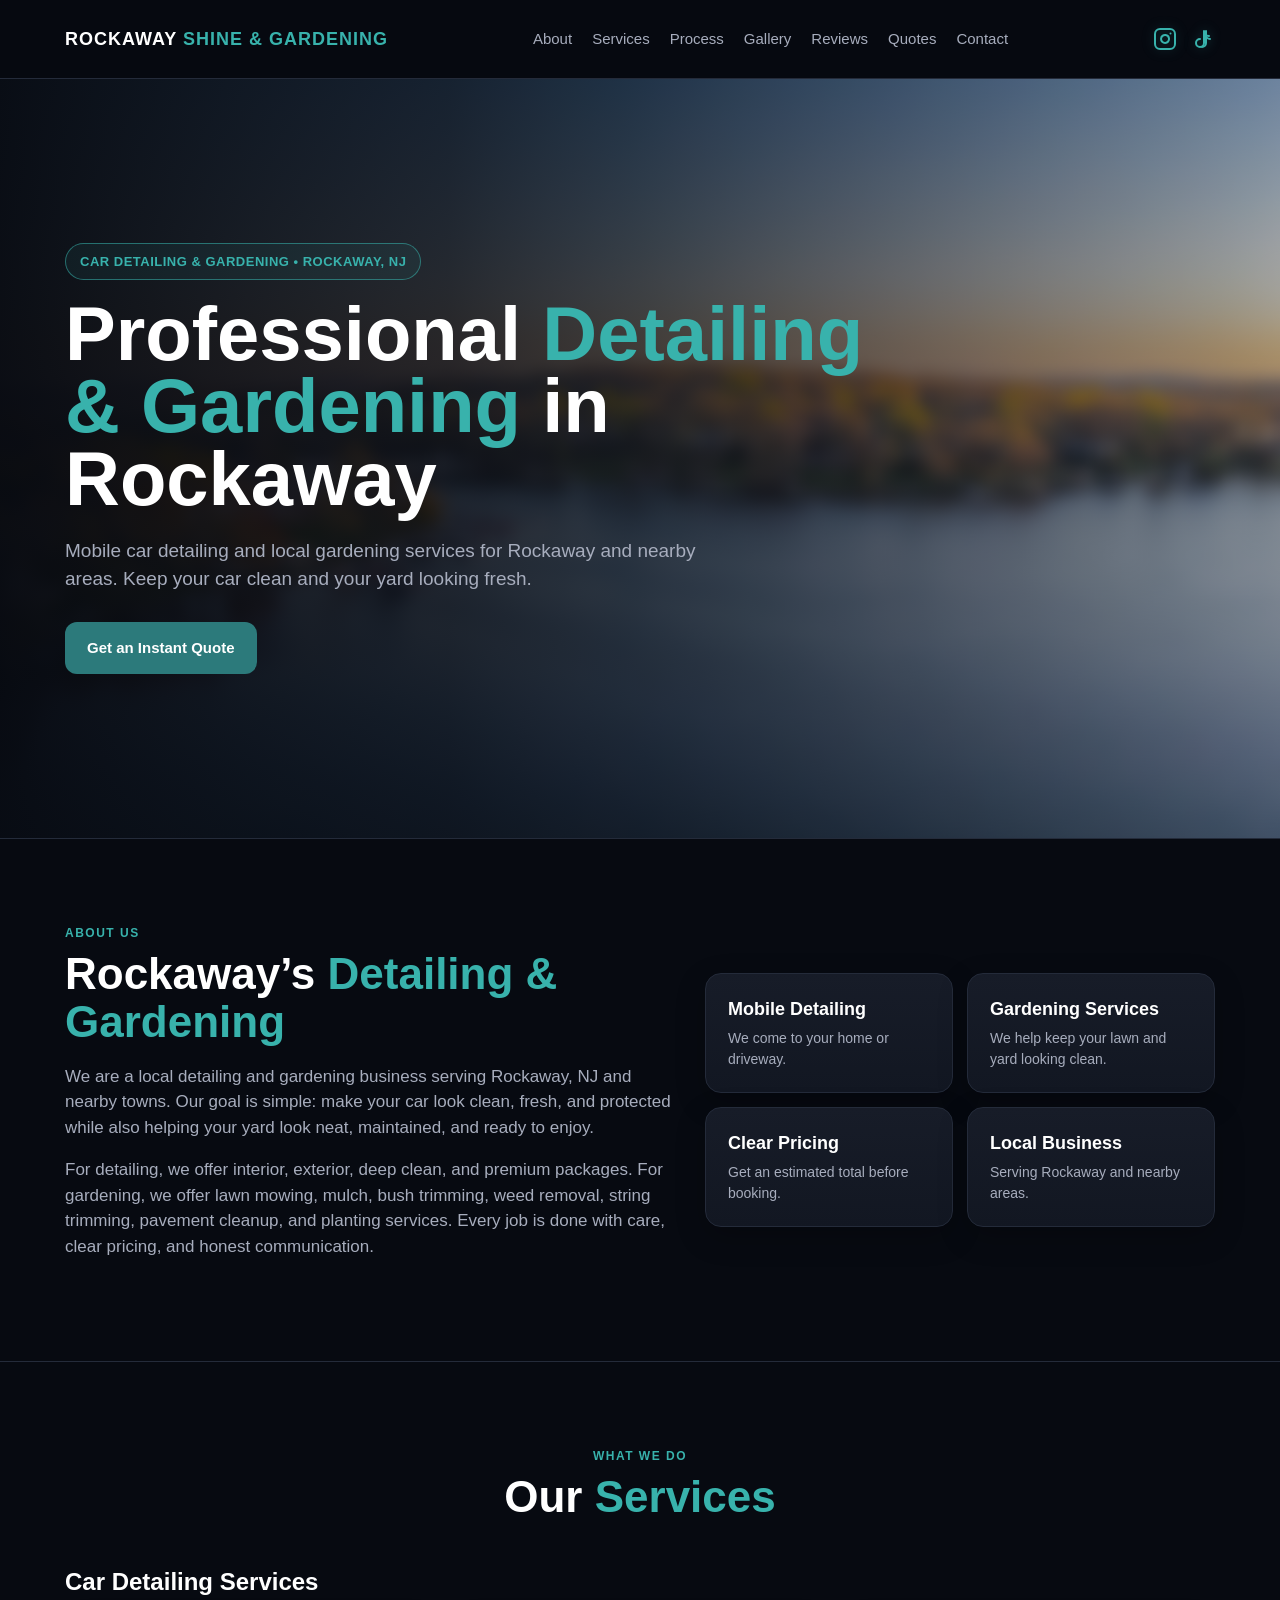
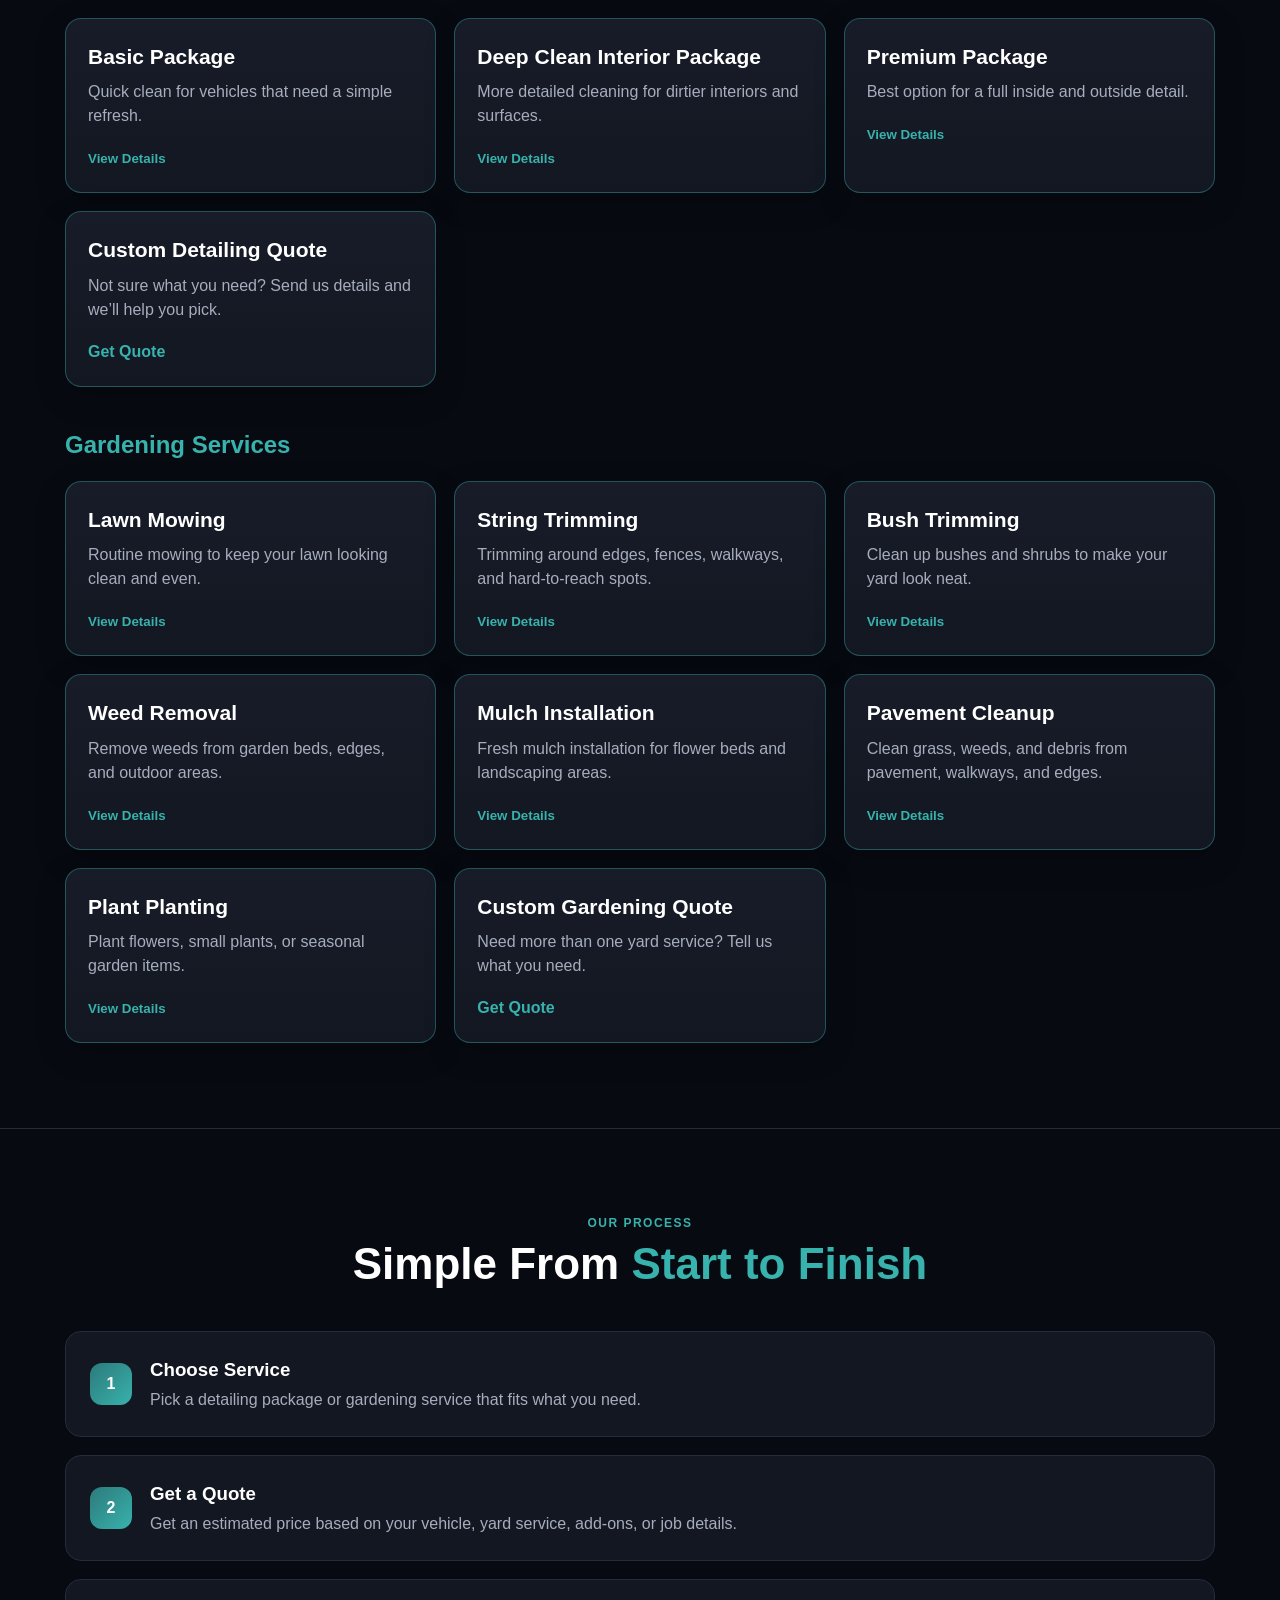
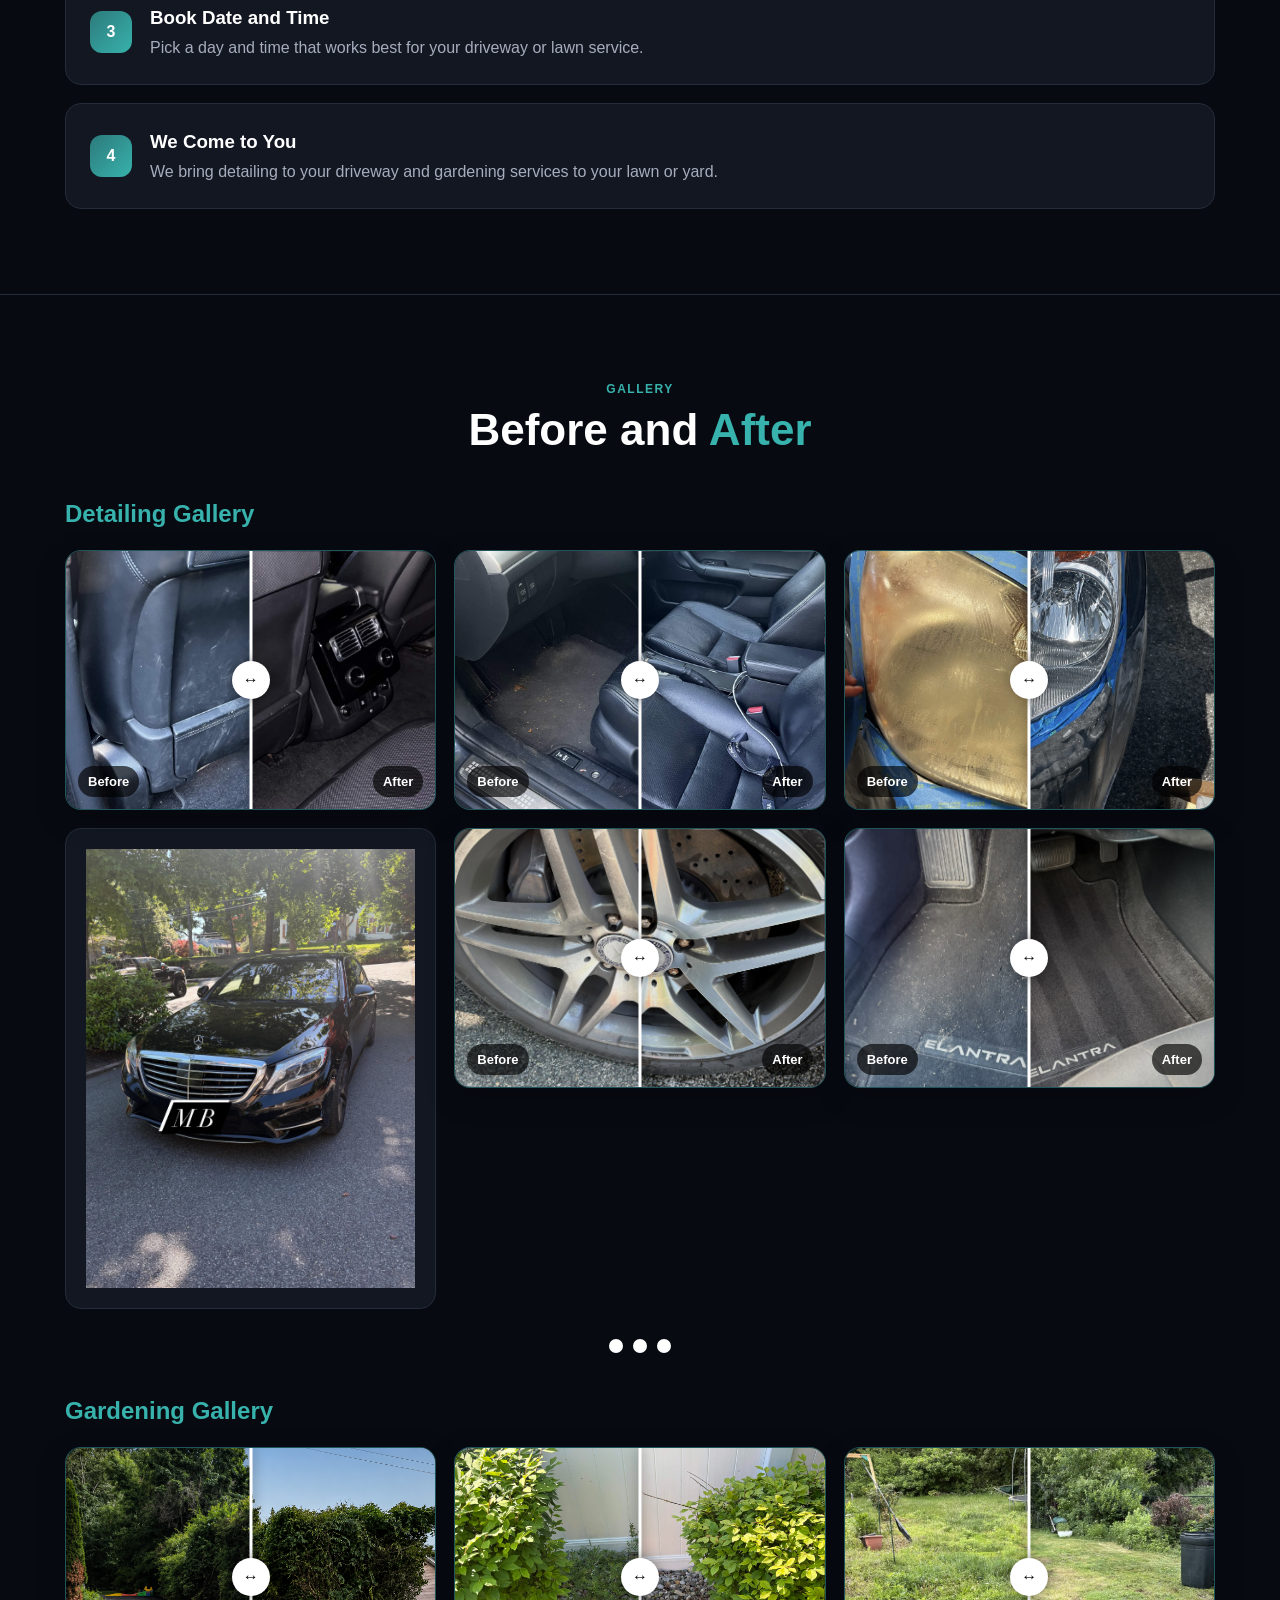
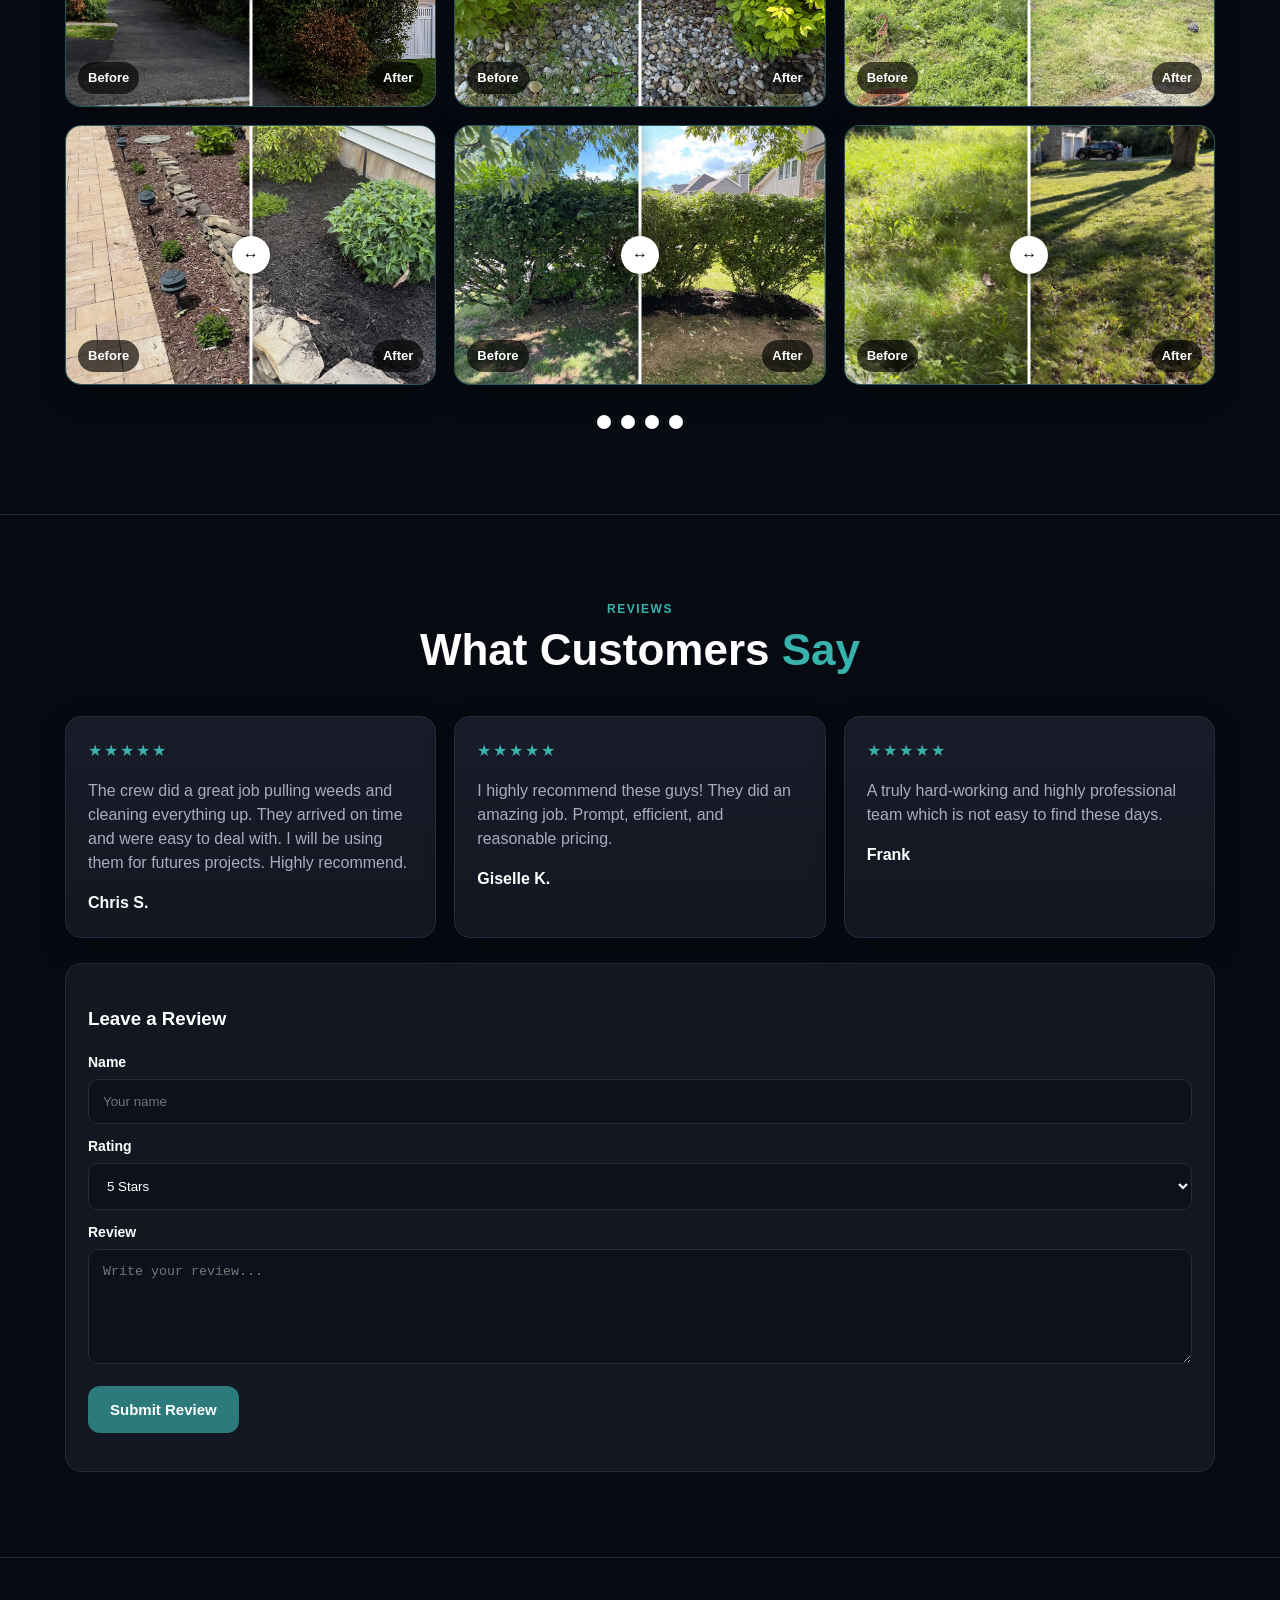
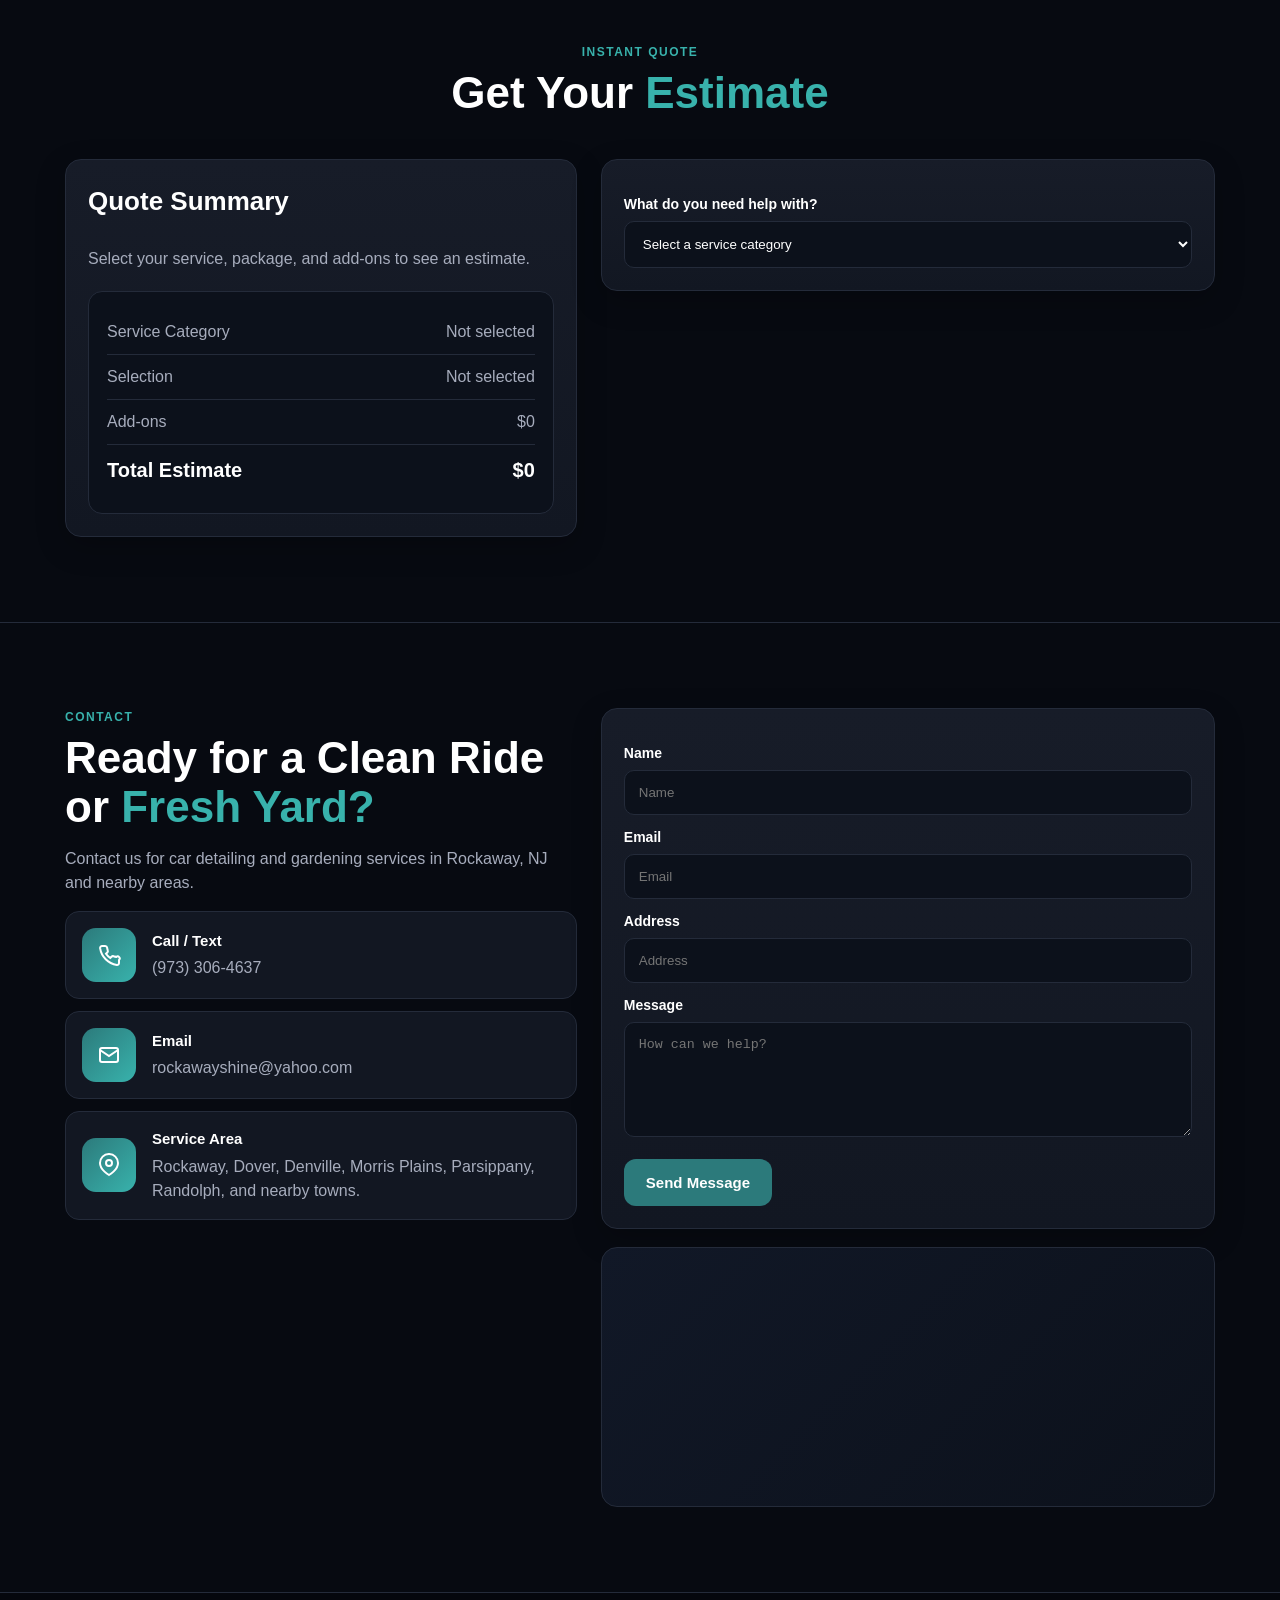
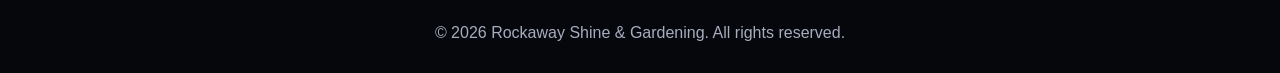
<file: index.html>
<!DOCTYPE html>
<html lang="en">
<head>
  <meta charset="UTF-8" />
  <meta name="viewport" content="width=device-width, initial-scale=1.0" />

  <title>Rockaway Shine & Gardening | Rockaway NJ</title>
  <meta name="description" content="Car detailing and gardening services in Rockaway, NJ and nearby areas." />

  <link rel="stylesheet" href="css/style.css" />
  <link rel="icon" type="image/png" href="assets/images/favicon.png">
</head>

<body>
  <header>
    <div class="container nav" id="nav">
      <a href="#" class="logo">
        ROCKAWAY <span class="accent-text">SHINE & GARDENING</span>
      </a>

      <button class="menu-btn" onclick="toggleMenu()">Menu</button>

      <nav class="nav-links">
        <a href="#about">About</a>
        <a href="#services">Services</a>
        <a href="#process">Process</a>
        <a href="#gallery">Gallery</a>
        <a href="#reviews">Reviews</a>
        <a href="#quote">Quotes</a>
        <a href="#contact">Contact</a>
      </nav>

      <div class="socials">
        <a href="https://www.instagram.com/rockawayshine" target="_blank" rel="noopener" aria-label="Instagram">
          <svg class="social-icon" width="24" height="24" viewBox="0 0 24 24" fill="none" stroke="currentColor" stroke-width="2" stroke-linecap="round" stroke-linejoin="round">
            <rect x="2" y="2" width="20" height="20" rx="5" ry="5"></rect>
            <path d="M16 11.37A4 4 0 1 1 12.63 8 4 4 0 0 1 16 11.37z"></path>
            <line x1="17.5" y1="6.5" x2="17.51" y2="6.5"></line>
          </svg>
        </a>

        <a href="https://www.tiktok.com/@rockawayshine" target="_blank" rel="noopener" aria-label="TikTok">
          <svg class="social-icon" width="24" height="24" viewBox="0 0 24 24" fill="none" stroke="currentColor" stroke-width="2" stroke-linecap="round" stroke-linejoin="round">
            <path d="M9 12a4 4 0 1 0 4 4V4a5 5 0 0 0 5 5"></path>
            <path d="M15 4v12a4 4 0 0 1-4 4"></path>
            <path d="M15 8a4 4 0 0 0 4 4"></path>
          </svg>
        </a>
      </div>
    </div>
  </header>

  <main>
    <section class="hero">
      <div class="container">
        <div class="badge">CAR DETAILING & GARDENING • ROCKAWAY, NJ</div>

        <h1>Professional <span class="accent-text">Detailing & Gardening</span> in Rockaway</h1>

        <p>
          Mobile car detailing and local gardening services for Rockaway and nearby areas.
          Keep your car clean and your yard looking fresh.
        </p>

        <div class="buttons">
          <a href="#quote" class="btn btn-primary">Get an Instant Quote</a>
        </div>
      </div>
    </section>

    <section id="about">
      <div class="container about-grid">
        <div class="about-text">
          <div class="eyebrow">About Us</div>
          <h2>Rockaway’s <span class="accent-text">Detailing & Gardening</span></h2>

          <p>
            We are a local detailing and gardening business serving Rockaway, NJ and nearby towns.
            Our goal is simple: make your car look clean, fresh, and protected while also helping
            your yard look neat, maintained, and ready to enjoy.
          </p>

          <p>
            For detailing, we offer interior, exterior, deep clean, and premium packages.
            For gardening, we offer lawn mowing, mulch, bush trimming, weed removal, string trimming,
            pavement cleanup, and planting services. Every job is done with care, clear pricing,
            and honest communication.
          </p>
        </div>

        <div class="trust-grid">
          <div class="mini-card">
            <strong>Mobile Detailing</strong>
            <p>We come to your home or driveway.</p>
          </div>

          <div class="mini-card">
            <strong>Gardening Services</strong>
            <p>We help keep your lawn and yard looking clean.</p>
          </div>

          <div class="mini-card">
            <strong>Clear Pricing</strong>
            <p>Get an estimated total before booking.</p>
          </div>

          <div class="mini-card">
            <strong>Local Business</strong>
            <p>Serving Rockaway and nearby areas.</p>
          </div>
        </div>
      </div>
    </section>

    <section id="services">
      <div class="container">
        <div class="section-title">
          <div class="eyebrow">What We Do</div>
          <h2>Our <span class="accent-text">Services</span></h2>
        </div>

        <h3 class="service-group-title">Car Detailing Services</h3>

        <div class="services-grid">
          <div class="service-card detailing-card">
            <h3>Basic Package</h3>
            <p>Quick clean for vehicles that need a simple refresh.</p>
            <button onclick="openPackage('Basic Package')">View Details</button>
          </div>

          <div class="service-card detailing-card">
            <h3>Deep Clean Interior Package</h3>
            <p>More detailed cleaning for dirtier interiors and surfaces.</p>
            <button onclick="openPackage('Deep Clean Interior Package')">View Details</button>
          </div>

          <div class="service-card detailing-card">
            <h3>Premium Package</h3>
            <p>Best option for a full inside and outside detail.</p>
            <button onclick="openPackage('Premium Package')">View Details</button>
          </div>

          <div class="service-card detailing-card">
            <h3>Custom Detailing Quote</h3>
            <p>Not sure what you need? Send us details and we’ll help you pick.</p>
            <a href="#quote">Get Quote</a>
          </div>
        </div>

        <h3 class="service-group-title accent-text" style="margin-top: 40px;">Gardening Services</h3>

        <div class="services-grid gardening-grid">
          <div class="service-card gardening-card">
            <h3>Lawn Mowing</h3>
            <p>Routine mowing to keep your lawn looking clean and even.</p>
            <button onclick="openPackage('Lawn Mowing')">View Details</button>
          </div>

          <div class="service-card gardening-card">
            <h3>String Trimming</h3>
            <p>Trimming around edges, fences, walkways, and hard-to-reach spots.</p>
            <button onclick="openPackage('String Trimming')">View Details</button>
          </div>

          <div class="service-card gardening-card">
            <h3>Bush Trimming</h3>
            <p>Clean up bushes and shrubs to make your yard look neat.</p>
            <button onclick="openPackage('Bush Trimming')">View Details</button>
          </div>

          <div class="service-card gardening-card">
            <h3>Weed Removal</h3>
            <p>Remove weeds from garden beds, edges, and outdoor areas.</p>
            <button onclick="openPackage('Weed Removal')">View Details</button>
          </div>

          <div class="service-card gardening-card">
            <h3>Mulch Installation</h3>
            <p>Fresh mulch installation for flower beds and landscaping areas.</p>
            <button onclick="openPackage('Mulch Installation')">View Details</button>
          </div>

          <div class="service-card gardening-card">
            <h3>Pavement Cleanup</h3>
            <p>Clean grass, weeds, and debris from pavement, walkways, and edges.</p>
            <button onclick="openPackage('Pavement Cleanup')">View Details</button>
          </div>

          <div class="service-card gardening-card">
            <h3>Plant Planting</h3>
            <p>Plant flowers, small plants, or seasonal garden items.</p>
            <button onclick="openPackage('Plant Planting')">View Details</button>
          </div>

          <div class="service-card gardening-card">
            <h3>Custom Gardening Quote</h3>
            <p>Need more than one yard service? Tell us what you need.</p>
            <a href="#quote">Get Quote</a>
          </div>
        </div>
      </div>
    </section>

    <section id="process">
      <div class="container">
        <div class="section-title">
          <div class="eyebrow">Our Process</div>
          <h2>Simple From <span class="accent-text">Start to Finish</span></h2>
        </div>

        <div class="process-list">
          <div class="process-step">
            <div class="number">1</div>
            <div>
              <h3>Choose Service</h3>
              <p>Pick a detailing package or gardening service that fits what you need.</p>
            </div>
          </div>

          <div class="process-step">
            <div class="number">2</div>
            <div>
              <h3>Get a Quote</h3>
              <p>Get an estimated price based on your vehicle, yard service, add-ons, or job details.</p>
            </div>
          </div>

          <div class="process-step">
            <div class="number">3</div>
            <div>
              <h3>Book Date and Time</h3>
              <p>Pick a day and time that works best for your driveway or lawn service.</p>
            </div>
          </div>

          <div class="process-step">
            <div class="number">4</div>
            <div>
              <h3>We Come to You</h3>
              <p>We bring detailing to your driveway and gardening services to your lawn or yard.</p>
            </div>
          </div>
        </div>
      </div>
    </section>

<section id="gallery">
  <div class="container">

    <div class="section-title">
      <div class="eyebrow">Gallery</div>
      <h2>Before and <span class="accent-text">After</span></h2>
    </div>


    <!-- DETAILING GALLERY -->
    <h3 class="service-group-title accent-text gallery-second-title">
      Detailing Gallery
    </h3>

    <div class="before-after-grid" id="detailingGallery">

      <div class="before-after-slider detailing-slider gallery-item">
        <img class="before-img" src="assets/images/detailing-before-1.jpg" alt="Detailing before photo 1">
        <img class="after-img" src="assets/images/detailing-after-1.jpg" alt="Detailing after photo 1">
        <input type="range" min="0" max="100" value="50" class="slider-range" aria-label="Before and after slider">
        <div class="slider-label before-label">Before</div>
        <div class="slider-label after-label">After</div>
      </div>

      <div class="before-after-slider detailing-slider gallery-item">
        <img class="before-img" src="assets/images/detailing-before-2.jpg" alt="Detailing before photo 2">
        <img class="after-img" src="assets/images/detailing-after-2.jpg" alt="Detailing after photo 2">
        <input type="range" min="0" max="100" value="50" class="slider-range" aria-label="Before and after slider">
        <div class="slider-label before-label">Before</div>
        <div class="slider-label after-label">After</div>
      </div>

      <div class="before-after-slider detailing-slider gallery-item">
        <img class="before-img" src="assets/images/detailing-before-3.jpg" alt="Detailing before photo 3">
        <img class="after-img" src="assets/images/detailing-after-3.jpg" alt="Detailing after photo 3">
        <input type="range" min="0" max="100" value="50" class="slider-range" aria-label="Before and after slider">
        <div class="slider-label before-label">Before</div>
        <div class="slider-label after-label">After</div>
      </div>

      <div class="gallery-item detailing-slider">
        <img src="assets/images/detailing-benz.jpg" alt=detailing-benz.jpg">
      </div>

      <div class="before-after-slider detailing-slider gallery-item">
        <img class="before-img" src="assets/images/detailing-before-5.jpg" alt="Detailing before photo 5">
        <img class="after-img" src="assets/images/detailing-after-5.jpg" alt="Detailing after photo 5">
        <input type="range" min="0" max="100" value="50" class="slider-range" aria-label="Before and after slider">
        <div class="slider-label before-label">Before</div>
        <div class="slider-label after-label">After</div>
      </div>

      <div class="before-after-slider detailing-slider gallery-item">
        <img class="before-img" src="assets/images/detailing-before-6.jpg" alt="Detailing before photo 6">
        <img class="after-img" src="assets/images/detailing-after-6.jpg" alt="Detailing after photo 6">
        <input type="range" min="0" max="100" value="50" class="slider-range" aria-label="Before and after slider">
        <div class="slider-label before-label">Before</div>
        <div class="slider-label after-label">After</div>
      </div>

      <div class="before-after-slider detailing-slider gallery-item">
        <img class="before-img" src="assets/images/detailing-before-7.jpg" alt="Detailing before photo 7">
        <img class="after-img" src="assets/images/detailing-after-7.jpg" alt="Detailing after photo 7">
        <input type="range" min="0" max="100" value="50" class="slider-range" aria-label="Before and after slider">
        <div class="slider-label before-label">Before</div>
        <div class="slider-label after-label">After</div>
      </div>

      <div class="before-after-slider detailing-slider gallery-item">
        <img class="before-img" src="assets/images/detailing-before-8.jpg" alt="Detailing before photo 8">
        <img class="after-img" src="assets/images/detailing-after-8.jpg" alt="Detailing after photo 8">
        <input type="range" min="0" max="100" value="50" class="slider-range" aria-label="Before and after slider">
        <div class="slider-label before-label">Before</div>
        <div class="slider-label after-label">After</div>
      </div>

      <div class="before-after-slider detailing-slider gallery-item">
        <img class="before-img" src="assets/images/detailing-before-9.jpg" alt="Detailing before photo 9">
        <img class="after-img" src="assets/images/detailing-after-9.jpg" alt="Detailing after photo 9">
        <input type="range" min="0" max="100" value="50" class="slider-range" aria-label="Before and after slider">
        <div class="slider-label before-label">Before</div>
        <div class="slider-label after-label">After</div>
      </div>

      <div class="before-after-slider detailing-slider gallery-item">
        <img class="before-img" src="assets/images/detailing-before-10.jpg" alt="Detailing before photo 10">
        <img class="after-img" src="assets/images/detailing-after-10.jpg" alt="Detailing after photo 10">
        <input type="range" min="0" max="100" value="50" class="slider-range" aria-label="Before and after slider">
        <div class="slider-label before-label">Before</div>
        <div class="slider-label after-label">After</div>
      </div>

      <div class="detailing-photo gallery-item">
        <img src="assets/images/detailing-VW-wheel.jpg" alt="detailing-VW-wheel.jpg">
      </div>
      
      <div class="before-after-slider detailing-slider gallery-item">
        <img class="before-img" src="assets/images/detailing-before-11.jpg" alt="Detailing before photo 11">
        <img class="after-img" src="assets/images/detailing-after-11.jpg" alt="Detailing after photo 11">
        <input type="range" min="0" max="100" value="50" class="slider-range" aria-label="Before and after slider">
        <div class="slider-label before-label">Before</div>
        <div class="slider-label after-label">After</div>
      </div>

      <div class="detailing-photo gallery-item">
        <img src="assets/images/detailing-rangr.jpg" alt="detailing-rangr.jpg">
      </div>

      <div class="before-after-slider detailing-slider gallery-item">
        <img class="before-img" src="assets/images/detailing-before-12.jpg" alt="Detailing before photo 12">
        <img class="after-img" src="assets/images/detailing-after-12.jpg" alt="Detailing after photo 12">
        <input type="range" min="0" max="100" value="50" class="slider-range" aria-label="Before and after slider">
        <div class="slider-label before-label">Before</div>
        <div class="slider-label after-label">After</div>
      </div>
      
    </div>

    <div class="gallery-pagination" id="detailingPagination"></div>


    <!-- GARDENING GALLERY -->
    <h3 class="service-group-title accent-text gallery-second-title">
      Gardening Gallery
    </h3>

    <div class="before-after-grid" id="gardeningGallery">

      <div class="before-after-slider gardening-slider gallery-item">
        <img class="before-img" src="assets/images/gardening-before-1.jpg" alt="Gardening before photo 1">
        <img class="after-img" src="assets/images/gardening-after-1.jpg" alt="Gardening after photo 1">
        <input type="range" min="0" max="100" value="50" class="slider-range" aria-label="Before and after slider">
        <div class="slider-label before-label">Before</div>
        <div class="slider-label after-label">After</div>
      </div>

      <div class="before-after-slider gardening-slider gallery-item">
        <img class="before-img" src="assets/images/gardening-before-2.jpg" alt="Gardening before photo 2">
        <img class="after-img" src="assets/images/gardening-after-2.jpg" alt="Gardening after photo 2">
        <input type="range" min="0" max="100" value="50" class="slider-range" aria-label="Before and after slider">
        <div class="slider-label before-label">Before</div>
        <div class="slider-label after-label">After</div>
      </div>

      <div class="before-after-slider gardening-slider gallery-item">
        <img class="before-img" src="assets/images/gardening-before-3.jpg" alt="Gardening before photo 3">
        <img class="after-img" src="assets/images/gardening-after-3.jpg" alt="Gardening after photo 3">
        <input type="range" min="0" max="100" value="50" class="slider-range" aria-label="Before and after slider">
        <div class="slider-label before-label">Before</div>
        <div class="slider-label after-label">After</div>
      </div>

      <div class="before-after-slider gardening-slider gallery-item">
        <img class="before-img" src="assets/images/gardening-before-4.jpg" alt="Gardening before photo 4">
        <img class="after-img" src="assets/images/gardening-after-4.jpg" alt="Gardening after photo 4">
        <input type="range" min="0" max="100" value="50" class="slider-range" aria-label="Before and after slider">
        <div class="slider-label before-label">Before</div>
        <div class="slider-label after-label">After</div>
      </div>

      <div class="before-after-slider gardening-slider gallery-item">
        <img class="before-img" src="assets/images/gardening-before-5.jpg" alt="Gardening before photo 5">
        <img class="after-img" src="assets/images/gardening-after-5.jpg" alt="Gardening after photo 5">
        <input type="range" min="0" max="100" value="50" class="slider-range" aria-label="Before and after slider">
        <div class="slider-label before-label">Before</div>
        <div class="slider-label after-label">After</div>
      </div>

      <div class="before-after-slider gardening-slider gallery-item">
        <img class="before-img" src="assets/images/gardening-before-6.jpg" alt="Gardening before photo 6">
        <img class="after-img" src="assets/images/gardening-after-6.jpg" alt="Gardening after photo 6">
        <input type="range" min="0" max="100" value="50" class="slider-range" aria-label="Before and after slider">
        <div class="slider-label before-label">Before</div>
        <div class="slider-label after-label">After</div>
      </div>

      <div class="before-after-slider gardening-slider gallery-item">
        <img class="before-img" src="assets/images/gardening-before-7.jpg" alt="Gardening before photo 7">
        <img class="after-img" src="assets/images/gardening-after-7.jpg" alt="Gardening after photo 7">
        <input type="range" min="0" max="100" value="50" class="slider-range" aria-label="Before and after slider">
        <div class="slider-label before-label">Before</div>
        <div class="slider-label after-label">After</div>
      </div>

      <div class="before-after-slider gardening-slider gallery-item">
        <img class="before-img" src="assets/images/gardening-before-8.jpg" alt="Gardening before photo 8">
        <img class="after-img" src="assets/images/gardening-after-8.jpg" alt="Gardening after photo 8">
        <input type="range" min="0" max="100" value="50" class="slider-range" aria-label="Before and after slider">
        <div class="slider-label before-label">Before</div>
        <div class="slider-label after-label">After</div>
      </div>

      <div class="before-after-slider gardening-slider gallery-item">
        <img class="before-img" src="assets/images/gardening-before-9.jpg" alt="Gardening before photo 9">
        <img class="after-img" src="assets/images/gardening-after-9.jpg" alt="Gardening after photo 9">
        <input type="range" min="0" max="100" value="50" class="slider-range" aria-label="Before and after slider">
        <div class="slider-label before-label">Before</div>
        <div class="slider-label after-label">After</div>
      </div>

      <div class="before-after-slider gardening-slider gallery-item">
        <img class="before-img" src="assets/images/gardening-before-10.jpg" alt="Gardening before photo 10">
        <img class="after-img" src="assets/images/gardening-after-10.jpg" alt="Gardening after photo 10">
        <input type="range" min="0" max="100" value="50" class="slider-range" aria-label="Before and after slider">
        <div class="slider-label before-label">Before</div>
        <div class="slider-label after-label">After</div>
      </div>

      <div class="before-after-slider gardening-slider gallery-item">
        <img class="before-img" src="assets/images/gardening-before-11.jpg" alt="Gardening before photo 11">
        <img class="after-img" src="assets/images/gardening-after-11.jpg" alt="Gardening after photo 11">
        <input type="range" min="0" max="100" value="50" class="slider-range" aria-label="Before and after slider">
        <div class="slider-label before-label">Before</div>
        <div class="slider-label after-label">After</div>
      </div>

      <div class="before-after-slider gardening-slider gallery-item">
        <img class="before-img" src="assets/images/gardening-before-12.jpg" alt="Gardening before photo 12">
        <img class="after-img" src="assets/images/gardening-after-12.jpg" alt="Gardening after photo 12">
        <input type="range" min="0" max="100" value="50" class="slider-range" aria-label="Before and after slider">
        <div class="slider-label before-label">Before</div>
        <div class="slider-label after-label">After</div>
      </div>

      <div class="before-after-slider gardening-slider gallery-item">
        <img class="before-img" src="assets/images/gardening-before-13.jpg" alt="Gardening before photo 13">
        <img class="after-img" src="assets/images/gardening-after-13.jpg" alt="Gardening after photo 13">
        <input type="range" min="0" max="100" value="50" class="slider-range" aria-label="Before and after slider">
        <div class="slider-label before-label">Before</div>
        <div class="slider-label after-label">After</div>
      </div>

      <div class="before-after-slider gardening-slider gallery-item">
        <img class="before-img" src="assets/images/gardening-before-14.jpg" alt="Gardening before photo 14">
        <img class="after-img" src="assets/images/gardening-after-14.jpg" alt="Gardening after photo 14">
        <input type="range" min="0" max="100" value="50" class="slider-range" aria-label="Before and after slider">
        <div class="slider-label before-label">Before</div>
        <div class="slider-label after-label">After</div>
      </div>

      <div class="before-after-slider gardening-slider gallery-item">
        <img class="before-img" src="assets/images/gardening-before-15.jpg" alt="Gardening before photo 15">
        <img class="after-img" src="assets/images/gardening-after-15.jpg" alt="Gardening after photo 15">
        <input type="range" min="0" max="100" value="50" class="slider-range" aria-label="Before and after slider">
        <div class="slider-label before-label">Before</div>
        <div class="slider-label after-label">After</div>
      </div>

      <div class="before-after-slider gardening-slider gallery-item">
        <img class="before-img" src="assets/images/gardening-before-16.jpg" alt="Gardening before photo 16">
        <img class="after-img" src="assets/images/gardening-after-16.jpg" alt="Gardening after photo 16">
        <input type="range" min="0" max="100" value="50" class="slider-range" aria-label="Before and after slider">
        <div class="slider-label before-label">Before</div>
        <div class="slider-label after-label">After</div>
      </div>

      <div class="before-after-slider gardening-slider gallery-item">
        <img class="before-img" src="assets/images/gardening-before-17.jpg" alt="Gardening before photo 17">
        <img class="after-img" src="assets/images/gardening-after-17.jpg" alt="Gardening after photo 17">
        <input type="range" min="0" max="100" value="50" class="slider-range" aria-label="Before and after slider">
        <div class="slider-label before-label">Before</div>
        <div class="slider-label after-label">After</div>
      </div>

      <div class="before-after-slider gardening-slider gallery-item">
        <img class="before-img" src="assets/images/gardening-before-18.jpg" alt="Gardening before photo 18">
        <img class="after-img" src="assets/images/gardening-after-18.jpg" alt="Gardening after photo 18">
        <input type="range" min="0" max="100" value="50" class="slider-range" aria-label="Before and after slider">
        <div class="slider-label before-label">Before</div>
        <div class="slider-label after-label">After</div>
      </div>

      <div class="before-after-slider gardening-slider gallery-item">
        <img class="before-img" src="assets/images/gardening-before-19.jpg" alt="Gardening before photo 19">
        <img class="after-img" src="assets/images/gardening-after-19.jpg" alt="Gardening after photo 19">
        <input type="range" min="0" max="100" value="50" class="slider-range" aria-label="Before and after slider">
        <div class="slider-label before-label">Before</div>
        <div class="slider-label after-label">After</div>
      </div>

    </div>

    <div class="gallery-pagination" id="gardeningPagination"></div>

  </div>
</section>
    
    <section id="reviews">
      <div class="container">
        <div class="section-title">
          <div class="eyebrow">Reviews</div>
          <h2>What Customers <span class="accent-text">Say</span></h2>
        </div>

        <div class="reviews-grid">
          <div class="review-card">
            <div class="stars">★★★★★</div>
            <p>The crew did a great job pulling weeds and cleaning everything up. They arrived on time and were easy to deal with. I will be using them for futures projects. Highly recommend. </p>
            <strong>Chris S.</strong>
          </div>

          <div class="review-card">
            <div class="stars">★★★★★</div>
            <p>I highly recommend these guys! They did an amazing job. Prompt, efficient, and reasonable pricing. </p>
            <strong>Giselle K.</strong>
          </div>

          <div class="review-card">
            <div class="stars">★★★★★</div>
            <p>A truly hard‑working and highly professional team which is not easy to find these days.</p>
            <strong>Frank</strong>
          </div>
        </div>

        <div class="review-form">
          <h3>Leave a Review</h3>

          <form id="reviewForm">
            <label>Name</label>
            <input type="text" id="reviewName" name="Review Name" placeholder="Your name" required>

            <label>Rating</label>
            <select id="reviewRating" name="Review Rating" required>
              <option value="★★★★★">5 Stars</option>
              <option value="★★★★☆">4 Stars</option>
              <option value="★★★☆☆">3 Stars</option>
              <option value="★★☆☆☆">2 Stars</option>
              <option value="★☆☆☆☆">1 Star</option>
            </select>

            <label>Review</label>
            <textarea id="reviewText" name="Review Message" placeholder="Write your review..." required></textarea>

            <button class="btn btn-primary" type="submit" style="margin-top:15px;">Submit Review</button>
            <p id="reviewMessage"></p>
          </form>
        </div>
      </div>
    </section>

    <section id="quote">
      <div class="container">
        <div class="section-title">
          <div class="eyebrow">Instant Quote</div>
          <h2>Get Your <span class="accent-text">Estimate</span></h2>
        </div>

        <div class="quote-box">
          <div class="quote-card">
            <h3>Quote Summary</h3>
            <p>Select your service, package, and add-ons to see an estimate.</p>

            <div class="summary">
              <div class="summary-row">
                <span>Service Category</span>
                <span id="sumCategory">Not selected</span>
              </div>

              <div class="summary-row">
                <span>Selection</span>
                <span id="sumSelection">Not selected</span>
              </div>

              <div class="summary-row">
                <span>Add-ons</span>
                <span id="sumAddons">$0</span>
              </div>

              <div class="summary-row">
                <span>Total Estimate</span>
                <span id="sumTotal">$0</span>
              </div>
            </div>
          </div>

          <div class="quote-card">
            <form action="https://formspree.io/f/mlgzbdlp" method="POST" id="unifiedForm" oninput="updateUnifiedQuote()">
              
              <label>What do you need help with?</label>
              <select id="serviceCategory" name="Service Category" required onchange="toggleFormFields()">
                <option value="">Select a service category</option>
                <option value="Auto Detailing">Auto Detailing</option>
                <option value="Lawn & Gardening">Lawn & Gardening</option>
              </select>

              <!-- DETAILING FIELDS (Hidden by default) -->
              <div id="detailingFields" style="display: none;">
                <label>Vehicle Type</label>
                <select id="vehicle" name="Vehicle Type" class="detailing-input">
                  <option value="">Select vehicle</option>
                  <option value="Sedan">Sedan</option>
                  <option value="SUV">SUV</option>
                  <option value="Minivan">Minivan</option>
                  <option value="Pickup Truck">Pickup Truck</option>
                  <option value="Van">Van</option>
                  <option value="Full-Size Truck">Full-Size Truck</option>
                </select>

                <label>Service Package</label>
                <select id="package" name="Service Package" class="detailing-input">
                  <option value="">Select package</option>
                  <option value="Basic Package">Basic Package</option>
                  <option value="Deep Clean Interior Package">Deep Clean Interior Package</option>
                  <option value="Premium Package">Premium Package</option>
                </select>

                <label>Detailing Add-Ons</label>
                <div class="addon">
                  <input type="checkbox" name="Detailing Add Ons" value="Pet Hair Removal" data-price="5">
                  <span>Pet Hair Removal - $5<br><small>Extra removal for seats and carpets.</small></span>
                </div>
                <div class="addon">
                  <input type="checkbox" name="Detailing Add Ons" value="Stain Treatment" data-price="10">
                  <span>Stain Treatment - $10<br><small>Helps clean tougher stains.</small></span>
                </div>
                <div class="addon">
                  <input type="checkbox" name="Detailing Add Ons" value="Engine Bay Detail" data-price="40">
                  <span>Engine Bay Detail - $40<br><small>Brings a new shine to your engine bay.</small></span>
                </div>
                <div class="addon">
                  <input type="checkbox" name="Detailing Add Ons" value="Wax Protection" data-price="10">
                  <span>Wax Protection - $10<br><small>Adds shine and protection.</small></span>
                </div>
                <div class="addon">
                  <input type="checkbox" name="Detailing Add Ons" value="Clay Bar" data-price="10">
                  <span>Clay Bar - $10<br><small>Removes extra stuck-on dirt and yellowness.</small></span>
                </div>
              </div>

              <!-- GARDENING FIELDS (Hidden by default) -->
              <div id="gardeningFields" style="display: none;">
                <label>Yard Size</label>
                <select id="gardenSize" name="Yard Size" class="gardening-input">
                  <option value="">Select yard size</option>
                  <option value="Small Yard">Small Yard</option>
                  <option value="Medium Yard">Medium Yard</option>
                  <option value="Large Yard">Large Yard</option>
                  <option value="Extra Large Yard">Extra Large Yard</option>
                </select>

                <label>Gardening Service</label>
                <select id="gardenService" name="Gardening Service" class="gardening-input">
                  <option value="">Select service</option>
                  <option value="Lawn Mowing">Lawn Mowing</option>
                  <option value="Mulch Installation">Mulch Installation</option>
                  <option value="Bush Trimming">Bush Trimming</option>
                  <option value="Pavement Cleanup">Pavement Cleanup</option>
                  <option value="Weed Removal">Weed Removal</option>
                  <option value="String Trimming">String Trimming</option>
                  <option value="Plant Planting">Plant Planting</option>
                </select>

                <label>Gardening Add-Ons</label>
                <div class="addon">
                  <input type="checkbox" name="Gardening Add Ons" value="Extra Weed Removal" data-price="25">
                  <span>Extra Weed Removal - $25<br><small>More time for heavy weeds.</small></span>
                </div>
                <div class="addon">
                  <input type="checkbox" name="Gardening Add Ons" value="Extra Bagging" data-price="15">
                  <span>Extra Bagging - $15<br><small>Bagging grass, weeds, or yard debris.</small></span>
                </div>
                <div class="addon">
                  <input type="checkbox" name="Gardening Add Ons" value="Plant Pickup" data-price="20">
                  <span>Plant Pickup - $20<br><small>Picking up plants or supplies.</small></span>
                </div>
              </div>

              <!-- SHARED CONTACT FIELDS (Hidden by default) -->
              <div id="sharedFields" style="display: none;">
                <label>Date</label>
                <input type="date" name="Preferred Date" required>

                <label>Time</label>
                <input type="time" name="Preferred Time" required>

                <label>First Name</label>
                <input type="text" name="First Name" placeholder="First name" required>

                <label>Last Name</label>
                <input type="text" name="Last Name" placeholder="Last name" required>

                <label>Phone</label>
                <input type="tel" name="Phone" placeholder="Phone number" required>

                <label>Email</label>
                <input type="email" name="email" placeholder="Email address" required>

                <label>Address</label>
                <input type="text" name="Service Address" placeholder="Service address" required>

                <label>Payment Method</label>
                <select name="Payment Method" required>
                  <option value="">Select payment method</option>
                  <option>PayPal</option>
                  <option>Venmo</option>
                  <option>Cash App</option>
                  <option>Credit or Debit Card</option>
                  <option>Cash</option>
                </select>

                <label>Extra Notes</label>
                <textarea name="Extra Notes" placeholder="Tell us more about what you need..."></textarea>

                <input type="hidden" name="_subject" id="formSubject" value="New Booking Request">
                <input type="hidden" id="hiddenTotal" name="Estimated Total">

                <button class="btn btn-primary full-btn" type="submit">Request Booking</button>
              </div>
            </form>
          </div>
        </div>
      </div>
    </section>

    <section id="contact">
      <div class="container contact-grid">
        <div class="contact-info">
          <div class="eyebrow">Contact</div>
          <h2>Ready for a Clean Ride or <span class="accent-text">Fresh Yard?</span></h2>
          <p>Contact us for car detailing and gardening services in Rockaway, NJ and nearby areas.</p>

          <div class="contact-line">
            <div class="contact-icon">
              <svg width="24" height="24" fill="none" stroke="currentColor" stroke-width="2" viewBox="0 0 24 24">
                <path d="M22 16.92v3a2 2 0 0 1-2.18 2A19.8 19.8 0 0 1 3.11 5.18 2 2 0 0 1 5.11 3h3a2 2 0 0 1 2 1.72c.12.9.33 1.78.62 2.63a2 2 0 0 1-.45 2.11L9 10.74a16 16 0 0 0 4.26 4.26l1.28-1.28a2 2 0 0 1 2.11-.45c.85.29 1.73.5 2.63.62A2 2 0 0 1 22 16.92z"/>
              </svg>
            </div>
            <div>
              <strong>Call / Text</strong>
              <p>(973) 306-4637</p>
            </div>
          </div>

          <div class="contact-line">
            <div class="contact-icon">
              <svg width="24" height="24" fill="none" stroke="currentColor" stroke-width="2" viewBox="0 0 24 24">
                <rect x="3" y="5" width="18" height="14" rx="2"/>
                <path d="M3 7l9 6 9-6"/>
              </svg>
            </div>
            <div>
              <strong>Email</strong>
              <p>rockawayshine@yahoo.com</p>
            </div>
          </div>

          <div class="contact-line">
            <div class="contact-icon">
              <svg width="24" height="24" fill="none" stroke="currentColor" stroke-width="2" viewBox="0 0 24 24">
                <path d="M21 10c0 7-9 12-9 12S3 17 3 10a9 9 0 1 1 18 0z"/>
                <circle cx="12" cy="10" r="3"/>
              </svg>
            </div>
            <div>
              <strong>Service Area</strong>
              <p>Rockaway, Dover, Denville, Morris Plains, Parsippany, Randolph, and nearby towns.</p>
            </div>
          </div>

        </div>

        <div class="contact-right">
          <form class="quote-card" action="https://formspree.io/f/mlgzbdlp" method="POST">
            <label>Name</label>
            <input type="text" name="Contact Name" placeholder="Name" required>

            <label>Email</label>
            <input type="email" name="email" placeholder="Email" required>

            <label>Address</label>
            <input type="text" name="Contact Address" placeholder="Address" required>

            <label>Message</label>
            <textarea name="Contact Message" placeholder="How can we help?" required></textarea>

            <input type="hidden" name="_subject" value="New Rockaway Shine & Gardening Contact Message">

            <button class="btn btn-primary" type="submit" style="margin-top:15px;">Send Message</button>
          </form>

          <div class="map">
            <iframe src="https://www.google.com/maps?q=Rockaway,%20NJ&output=embed" width="100%" height="260" style="border:0;" allowfullscreen="" loading="lazy"></iframe>
          </div>
        </div>
      </div>
    </section>
  </main>

  <footer>
    © 2026 Rockaway Shine & Gardening. All rights reserved.
  </footer>

  <div class="modal" id="modal">
    <div class="modal-content">
      <button class="close" onclick="closeModal()">&times;</button>
      <h2 id="modalTitle">Package</h2>
      <p id="modalPrice"></p>
      <p id="modalTime"></p>
      <h3>Included:</h3>
      <ul id="modalIncludes"></ul>
      <a href="#quote" class="btn btn-primary" id="modalBookButton" onclick="closeModal()">Book This Package</a>
    </div>
  </div>

  <script src="js/script.js"></script>
</body>
</html>
</file>
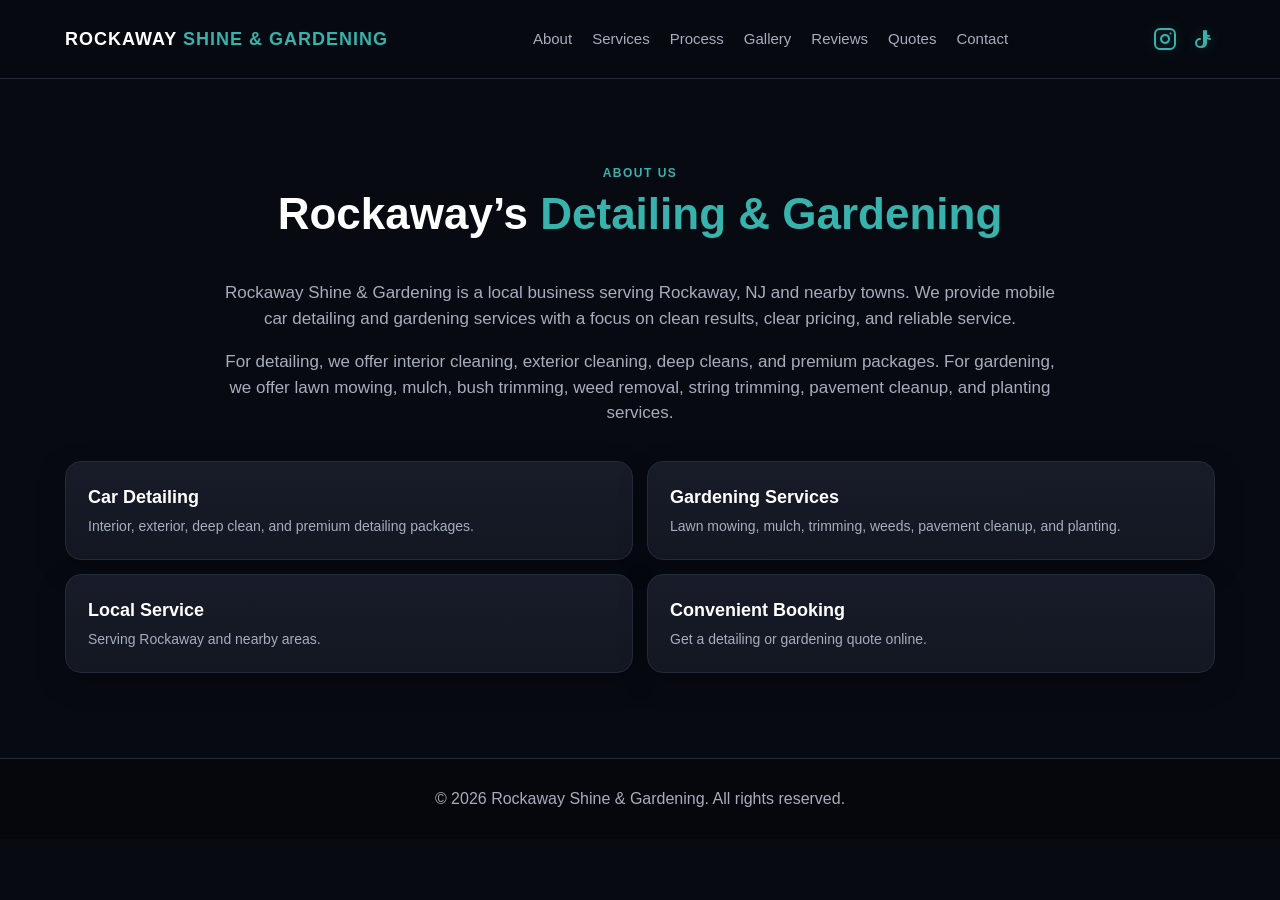
<file: about.html>
<!DOCTYPE html>
<html lang="en">
<head>
  <meta charset="UTF-8" />
  <meta name="viewport" content="width=device-width, initial-scale=1.0" />

  <title>About | Rockaway Shine & Gardening</title>
  <meta name="description" content="Learn about Rockaway Shine & Gardening, a local car detailing and gardening business serving Rockaway, NJ and nearby areas." />

  <link rel="stylesheet" href="css/style.css" />
  <link rel="icon" type="image/png" href="assets/images/favicon.png">
</head>

<body>
  <header>
    <div class="container nav" id="nav">
      <a href="index.html" class="logo">
        ROCKAWAY <span class="accent-text">SHINE & GARDENING</span>
      </a>

      <button class="menu-btn" onclick="toggleMenu()">Menu</button>

      <nav class="nav-links">
        <a href="index.html#about">About</a>
        <a href="index.html#services">Services</a>
        <a href="index.html#process">Process</a>
        <a href="index.html#gallery">Gallery</a>
        <a href="index.html#reviews">Reviews</a>
        <a href="index.html#quote">Quotes</a>
        <a href="index.html#contact">Contact</a>
      </nav>

      <div class="socials">
        <a href="https://www.instagram.com/rockawayshine" target="_blank" rel="noopener" aria-label="Instagram">
          <svg class="social-icon" width="24" height="24" viewBox="0 0 24 24" fill="none" stroke="currentColor" stroke-width="2" stroke-linecap="round" stroke-linejoin="round">
            <rect x="2" y="2" width="20" height="20" rx="5" ry="5"></rect>
            <path d="M16 11.37A4 4 0 1 1 12.63 8 4 4 0 0 1 16 11.37z"></path>
            <line x1="17.5" y1="6.5" x2="17.51" y2="6.5"></line>
          </svg>
        </a>

        <a href="https://www.tiktok.com/@rockawayshine" target="_blank" rel="noopener" aria-label="TikTok">
          <svg class="social-icon" width="24" height="24" viewBox="0 0 24 24" fill="none" stroke="currentColor" stroke-width="2" stroke-linecap="round" stroke-linejoin="round">
            <path d="M9 12a4 4 0 1 0 4 4V4a5 5 0 0 0 5 5"></path>
            <path d="M15 4v12a4 4 0 0 1-4 4"></path>
            <path d="M15 8a4 4 0 0 0 4 4"></path>
          </svg>
        </a>
      </div>
    </div>
  </header>

  <main>
    <section>
      <div class="container">
        <div class="section-title">
          <div class="eyebrow">About Us</div>
          <h2>Rockaway’s <span class="accent-text">Detailing & Gardening</span></h2>
        </div>

        <p style="color: var(--muted); max-width: 850px; margin: auto; text-align: center; font-size: 17px;">
          Rockaway Shine & Gardening is a local business serving Rockaway, NJ and nearby towns.
          We provide mobile car detailing and gardening services with a focus on clean results,
          clear pricing, and reliable service.
        </p>

        <p style="color: var(--muted); max-width: 850px; margin: 18px auto 0; text-align: center; font-size: 17px;">
          For detailing, we offer interior cleaning, exterior cleaning, deep cleans, and premium packages.
          For gardening, we offer lawn mowing, mulch, bush trimming, weed removal, string trimming,
          pavement cleanup, and planting services.
        </p>

        <div class="trust-grid" style="margin-top: 35px;">
          <div class="mini-card">
            <strong>Car Detailing</strong>
            <p>Interior, exterior, deep clean, and premium detailing packages.</p>
          </div>

          <div class="mini-card">
            <strong>Gardening Services</strong>
            <p>Lawn mowing, mulch, trimming, weeds, pavement cleanup, and planting.</p>
          </div>

          <div class="mini-card">
            <strong>Local Service</strong>
            <p>Serving Rockaway and nearby areas.</p>
          </div>

          <div class="mini-card">
            <strong>Convenient Booking</strong>
            <p>Get a detailing or gardening quote online.</p>
          </div>
        </div>
      </div>
    </section>
  </main>

  <footer>
    © 2026 Rockaway Shine & Gardening. All rights reserved.
  </footer>

  <script src="js/script.js"></script>
</body>
</html>
</file>
<file: css/style.css>
/* Main website styling */

:root {
  --bg: #070a11;
  --bg2: #0b101c;
  --card: #121722;
  --card2: #171c28;
  --accent: #2C7A7B;
  --accent-light: #38b2ac;
  --text: #ffffff;
  --muted: #a7adbd;
  --line: #242b3a;
  --success: #38d996;
}

* {
  box-sizing: border-box;
  scroll-behavior: smooth;
}

body {
  margin: 0;
  font-family: Arial, Helvetica, sans-serif;
  background: var(--bg);
  color: var(--text);
  line-height: 1.5;
}

a {
  color: inherit;
  text-decoration: none;
}

img {
  max-width: 100%;
  display: block;
}

.container {
  width: min(1150px, 92%);
  margin: auto;
}

header {
  position: sticky;
  top: 0;
  z-index: 1000;
  background: rgba(7, 10, 17, 0.92);
  backdrop-filter: blur(12px);
  border-bottom: 1px solid var(--line);
}

.nav {
  min-height: 78px;
  display: flex;
  align-items: center;
  justify-content: space-between;
  gap: 20px;
}

.logo {
  font-weight: 900;
  letter-spacing: 1px;
  font-size: 18px;
  white-space: nowrap;
}

.nav-links {
  display: flex;
  align-items: center;
  gap: 20px;
  color: var(--muted);
  font-size: 15px;
}

.nav-links a:hover {
  color: var(--accent-light);
}

.socials {
  display: flex;
  gap: 14px;
  align-items: center;
}

.socials a {
  display: inline-flex;
  align-items: center;
  justify-content: center;
  transition: 0.2s;
  color: var(--accent-light);
}

.socials a:hover {
  transform: translateY(-2px);
  filter: brightness(1.2);
}

.menu-btn {
  display: none;
  background: var(--card);
  color: white;
  border: 1px solid var(--line);
  border-radius: 10px;
  padding: 10px 12px;
  cursor: pointer;
}

.hero {
  min-height: 760px;
  display: flex;
  align-items: center;
  background:
    linear-gradient(90deg, rgba(7,10,17,0.98) 0%, rgba(7,10,17,0.85) 35%, rgba(7,10,17,0.35) 100%),
    url("../assets/images/hero-background.png");
  background-size: cover;
  background-position: center;
  border-bottom: 1px solid var(--line);
}

.badge {
  display: inline-block;
  color: var(--accent-light);
  border: 1px solid rgba(56, 178, 172, 0.55);
  background: rgba(44, 122, 123, 0.12);
  padding: 8px 14px;
  border-radius: 999px;
  font-size: 13px;
  font-weight: 800;
  letter-spacing: 0.5px;
  margin-bottom: 18px;
}

.hero h1 {
  font-size: clamp(42px, 7vw, 76px);
  line-height: 0.95;
  margin: 0 0 22px;
  max-width: 850px;
}

.hero p {
  max-width: 650px;
  color: var(--muted);
  font-size: 19px;
  margin-bottom: 28px;
}

.buttons {
  display: flex;
  gap: 14px;
  flex-wrap: wrap;
}

.btn {
  border: 0;
  cursor: pointer;
  padding: 15px 22px;
  border-radius: 12px;
  font-weight: 800;
  font-size: 15px;
  transition: 0.2s;
  display: inline-block;
}

.btn-primary {
  background: var(--accent);
  color: white;
}

.btn-dark {
  background: var(--card2);
  color: white;
  border: 1px solid var(--line);
}

.btn:hover {
  transform: translateY(-2px);
  filter: brightness(1.1);
}

.full-btn {
  width: 100%;
  margin-top: 15px;
}

section {
  padding: 85px 0;
  border-bottom: 1px solid var(--line);
}

.section-title {
  text-align: center;
  margin-bottom: 42px;
}

.eyebrow {
  color: var(--accent-light);
  font-size: 12px;
  letter-spacing: 1.5px;
  text-transform: uppercase;
  font-weight: 900;
  margin-bottom: 8px;
}

h2 {
  font-size: clamp(30px, 4vw, 44px);
  margin: 0;
  line-height: 1.1;
}

.about-grid {
  display: grid;
  grid-template-columns: 1.2fr 1fr;
  gap: 28px;
  align-items: center;
}

.about-text p {
  color: var(--muted);
  font-size: 17px;
}

.trust-grid {
  display: grid;
  grid-template-columns: repeat(2, 1fr);
  gap: 14px;
}

.mini-card,
.service-card,
.review-card,
.quote-card {
  background: linear-gradient(180deg, var(--card2), var(--card));
  border: 1px solid var(--line);
  border-radius: 16px;
  padding: 22px;
  box-shadow: 0 10px 30px rgba(0,0,0,0.22);
}

.mini-card strong {
  display: block;
  font-size: 18px;
  margin-bottom: 5px;
}

.mini-card p {
  margin: 0;
  color: var(--muted);
  font-size: 14px;
}

.service-group-title {
  font-size: 24px;
  margin: 35px 0 18px;
  color: white;
}

.services-grid {
  display: grid;
  grid-template-columns: repeat(3, 1fr);
  gap: 18px;
}

.service-card h3 {
  margin: 0 0 8px;
  font-size: 21px;
}

.service-card p {
  color: var(--muted);
  margin: 0 0 18px;
}

.service-card button,
.service-card a {
  background: transparent;
  border: 0;
  color: var(--accent-light);
  font-weight: 800;
  cursor: pointer;
  padding: 0;
}

.process-list {
  display: grid;
  gap: 18px;
}

.process-step {
  display: flex;
  gap: 18px;
  align-items: center;
  background: var(--card);
  border: 1px solid var(--line);
  border-radius: 16px;
  padding: 24px;
}

.number {
  background: linear-gradient(135deg, var(--accent), var(--accent-light));
  width: 42px;
  height: 42px;
  border-radius: 12px;
  display: grid;
  place-items: center;
  font-weight: 900;
  flex: 0 0 auto;
}

.process-step h3 {
  margin: 0;
}

.process-step p {
  margin: 4px 0 0;
  color: var(--muted);
}

.gallery-grid {
  display: grid;
  grid-template-columns: repeat(4, 1fr);
  gap: 14px;
}

.gallery-item {
  min-height: 190px;
  border-radius: 16px;
  overflow: hidden;
  background: var(--card);
  border: 1px solid var(--line);
  display: grid;
  place-items: center;
  color: var(--muted);
  text-align: center;
  padding: 20px;
}

.gallery-second-title {
  margin-top: 40px;
}

.reviews-grid {
  display: grid;
  grid-template-columns: repeat(3, 1fr);
  gap: 18px;
}

.stars {
  color: var(--accent-light);
  letter-spacing: 2px;
  margin-bottom: 12px;
}

.review-card p {
  color: var(--muted);
}

.review-card strong {
  display: block;
  margin-top: 15px;
}

.review-form {
  margin-top: 25px;
  background: var(--card);
  border: 1px solid var(--line);
  border-radius: 16px;
  padding: 22px;
}

#reviewMessage {
  color: var(--success);
  font-weight: 800;
}

.quote-box {
  display: grid;
  grid-template-columns: 1fr 1.2fr;
  gap: 24px;
  align-items: start;
}

.quote-card h3 {
  margin-top: 0;
  font-size: 26px;
}

.quote-card p {
  color: var(--muted);
}

label {
  display: block;
  margin: 12px 0 6px;
  font-weight: 800;
  font-size: 14px;
}

input,
select,
textarea {
  width: 100%;
  background: #0c111b;
  color: white;
  border: 1px solid var(--line);
  border-radius: 10px;
  padding: 14px;
  outline: none;
}

input[type="date"]::-webkit-calendar-picker-indicator,
input[type="time"]::-webkit-calendar-picker-indicator {
  filter: invert(1);
  cursor: pointer;
}

textarea {
  min-height: 115px;
  resize: vertical;
}

input:focus,
select:focus,
textarea:focus {
  border-color: var(--accent-light);
}

.summary {
  margin-top: 20px;
  background: #0c111b;
  border: 1px solid var(--line);
  border-radius: 14px;
  padding: 18px;
}

.summary-row {
  display: flex;
  justify-content: space-between;
  gap: 15px;
  border-bottom: 1px solid var(--line);
  padding: 10px 0;
  color: var(--muted);
}

.summary-row:last-child {
  border-bottom: 0;
  color: white;
  font-weight: 900;
  font-size: 20px;
}

.addon {
  display: flex;
  gap: 10px;
  align-items: flex-start;
  margin: 10px 0;
  color: var(--muted);
}

.addon input {
  width: auto;
  margin-top: 4px;
}

.contact-grid {
  display: grid;
  grid-template-columns: 1fr 1.2fr;
  gap: 24px;
  align-items: start;
}

.contact-info > p {
  color: var(--muted);
}

.contact-line {
  display: flex;
  align-items: center;
  gap: 16px;
  background: var(--card);
  border: 1px solid var(--line);
  border-radius: 14px;
  padding: 16px;
  margin-bottom: 12px;
}

.contact-icon {
  width: 54px;
  height: 54px;
  background: linear-gradient(135deg, var(--accent), var(--accent-light));
  border-radius: 14px;
  display: flex;
  align-items: center;
  justify-content: center;
  flex-shrink: 0;
  color: white;
}

.contact-line strong {
  display: block;
  color: white;
  font-size: 15px;
  margin-bottom: 4px;
}

.contact-line p {
  margin: 0;
  color: var(--muted);
}

.contact-right {
  display: flex;
  flex-direction: column;
  gap: 18px;
}

.map {
  height: 260px;
  background: linear-gradient(135deg, #111827, #0c111b);
  border: 1px solid var(--line);
  border-radius: 16px;
  overflow: hidden;
}

.map iframe {
  display: block;
  width: 100%;
  height: 100%;
}

footer {
  padding: 28px 0;
  text-align: center;
  color: var(--muted);
  background: #05070d;
}

.modal {
  display: none;
  position: fixed;
  inset: 0;
  background: rgba(0,0,0,0.72);
  z-index: 2000;
  align-items: center;
  justify-content: center;
  padding: 20px;
}

.modal.active {
  display: flex;
}

.modal-content {
  width: min(560px, 100%);
  background: var(--card2);
  border: 1px solid var(--line);
  border-radius: 18px;
  padding: 26px;
  position: relative;
}

.close {
  position: absolute;
  top: 14px;
  right: 16px;
  background: transparent;
  color: white;
  border: 0;
  font-size: 28px;
  cursor: pointer;
}

.modal-content ul {
  color: var(--muted);
}

@media (max-width: 900px) {
  .nav { height: auto; padding: 15px 0; align-items: flex-start; }
  .menu-btn { display: block; }
  .nav-links, .socials { display: none; }
  .nav.open { flex-wrap: wrap; }
  .nav.open .nav-links, .nav.open .socials {
    display: flex; width: 100%; flex-direction: column; align-items: flex-start; gap: 14px;
  }
  .about-grid, .quote-box, .contact-grid { grid-template-columns: 1fr; }
  .services-grid, .reviews-grid { grid-template-columns: 1fr; }
  .gallery-grid { grid-template-columns: repeat(2, 1fr); }
  .hero { min-height: 640px; }
}

@media (max-width: 520px) {
  .logo { font-size: 15px; }
  .gallery-grid { grid-template-columns: 1fr; }
  .hero { padding: 70px 0; }
  section { padding: 60px 0; }
}


/* Final polish updates */
.accent-text { color: var(--accent-light) !important; }
.detailing-card, .gardening-card { border-color: rgba(56, 178, 172, 0.4); }
.socials a svg, .social-icon { filter: drop-shadow(0 0 6px rgba(56, 178, 172, 0.25)); }

/* Before and after sliders */
.before-after-grid {
  display: grid;
  grid-template-columns: repeat(3, 1fr);
  gap: 18px;
}

.before-after-slider {
  position: relative;
  height: 260px;
  border-radius: 16px;
  overflow: hidden;
  background: var(--card);
  border: 1px solid rgba(56, 178, 172, 0.4);
  box-shadow: 0 10px 30px rgba(0,0,0,0.22);
}

.before-after-slider img {
  position: absolute;
  inset: 0;
  width: 100%;
  height: 100%;
  object-fit: cover;
}

.before-after-slider .before-img { z-index: 1; }
.before-after-slider .after-img { z-index: 2; clip-path: inset(0 0 0 50%); }

.before-after-slider::before {
  content: "";
  position: absolute;
  top: 0;
  left: var(--slider-position, 50%);
  width: 3px;
  height: 100%;
  background: white;
  z-index: 4;
  transform: translateX(-50%);
  box-shadow: 0 0 12px rgba(0,0,0,0.55);
}

.before-after-slider::after {
  content: "↔";
  position: absolute;
  top: 50%;
  left: var(--slider-position, 50%);
  width: 38px;
  height: 38px;
  border-radius: 50%;
  background: white;
  color: #111;
  z-index: 5;
  transform: translate(-50%, -50%);
  display: grid;
  place-items: center;
  font-weight: 900;
  box-shadow: 0 0 15px rgba(0,0,0,0.45);
}

.slider-range {
  position: absolute;
  inset: 0;
  width: 100%;
  height: 100%;
  opacity: 0;
  cursor: ew-resize;
  z-index: 6;
}

.slider-label {
  position: absolute;
  bottom: 12px;
  z-index: 7;
  padding: 6px 10px;
  border-radius: 999px;
  background: rgba(0,0,0,0.65);
  color: white;
  font-size: 13px;
  font-weight: 800;
}

.before-label { left: 12px; }
.after-label { right: 12px; }

@media (max-width: 900px) {
  .before-after-grid { grid-template-columns: 1fr; }
  .before-after-slider { height: 300px; }
}

@media (max-width: 520px) {
  .before-after-slider { height: 240px; }
}

.gallery-pagination {
  display: flex;
  justify-content: center;
  align-items: center;
  gap: 10px;
  margin-top: 30px;
}

.gallery-pagination button {
  width: 14px;
  height: 14px;
  padding: 0;
  border: none;
  border-radius: 50%;
  background: #ffffff;
  cursor: pointer;
  transition: 0.2s ease;
}

.gallery-pagination button:hover {
  transform: scale(1.2);
  background: #ffffff;
}

.gallery-pagination button.active {
  width: 14px;
  height: 14px;
  background: #ffffff;
  border: none;
}
</file>
